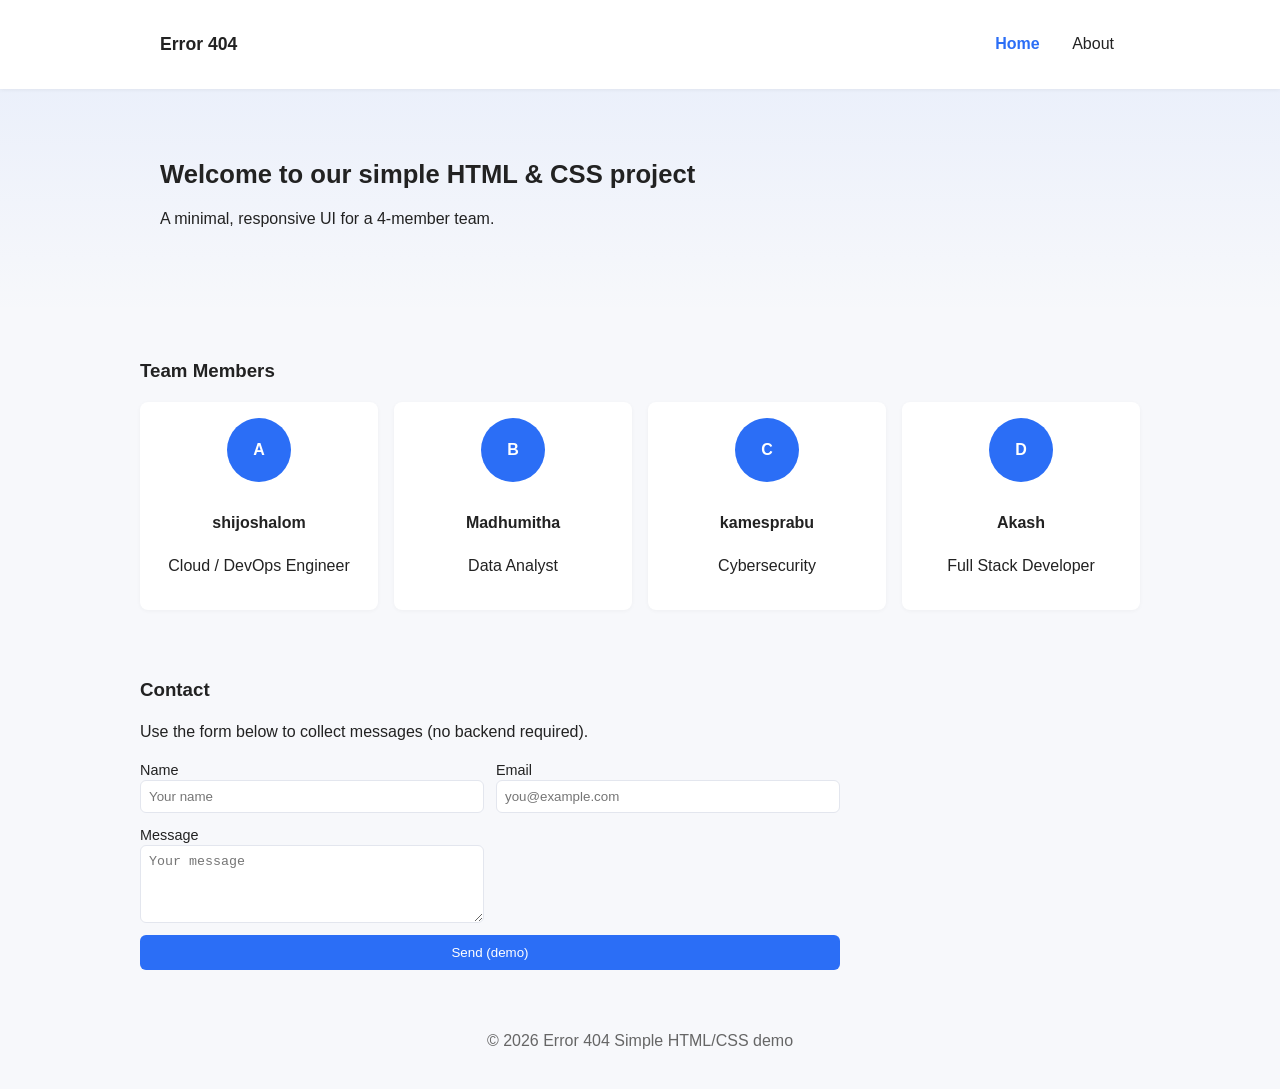
<file: index.html>
<!doctype html>
<html lang="en">
  <head>
    <meta charset="UTF-8" />
    <meta http-equiv="X-UA-Compatible" content="IE=edge" />
    <meta name="viewport" content="width=device-width, initial-scale=1.0" />
    <title>Error 404</title>
    <link rel="stylesheet" href="styles.css" />
  </head>
  <body>
    <header class="site-header">
      <div class="container">
        <h1 class="logo">Error 404</h1>
        <nav class="nav">
          <a href="index.html" class="active">Home</a>
          <a href="about.html">About</a>
        </nav>
      </div>
    </header>

    <main>
      <section class="hero">
        <div class="container">
          <h2>Welcome to our simple HTML & CSS project</h2>
          <p>A minimal, responsive UI for a 4-member team.</p>
        </div>
      </section>

      <section class="team container">
        <h3>Team Members</h3>
        <div class="team-grid">
          <article class="member">
            <div class="avatar">A</div>
            <h4>shijoshalom</h4>
            <p>Cloud / DevOps Engineer</p>
          </article>
          <article class="member">
            <div class="avatar">B</div>
            <h4>Madhumitha</h4>
            <p>Data Analyst</p>
          </article>
          <article class="member">
            <div class="avatar">C</div>
            <h4>kamesprabu</h4>
            <p>Cybersecurity</p>
          </article>
          <article class="member">
            <div class="avatar">D</div>
            <h4>Akash</h4>
            <p>Full Stack Developer</p>
          </article>
        </div>
      </section>

      <section class="contact container">
        <h3>Contact</h3>
        <p>Use the form below to collect messages (no backend required).</p>
        <form class="contact-form">
          <label>
            Name
            <input type="text" name="name" placeholder="Your name" />
          </label>
          <label>
            Email
            <input type="email" name="email" placeholder="you@example.com" />
          </label>
          <label>
            Message
            <textarea
              name="message"
              rows="4"
              placeholder="Your message"
            ></textarea>
          </label>
          <button type="submit">Send (demo)</button>
        </form>
      </section>
    </main>

    <footer class="site-footer">
      <div class="container">© 2026 Error 404 Simple HTML/CSS demo</div>
    </footer>
  </body>
</html>
</file>
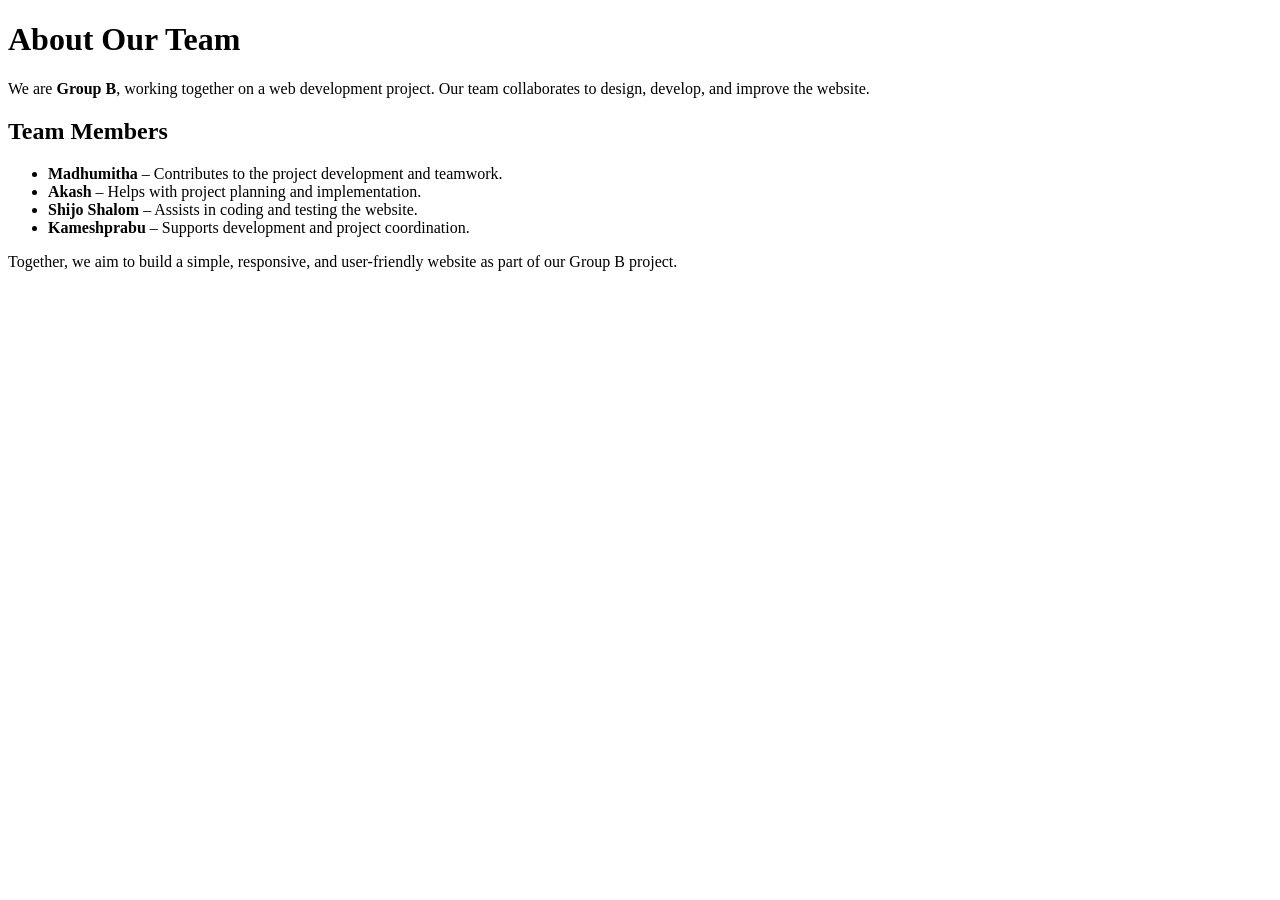
<file: about.html>
<!DOCTYPE html>
<html lang="en">
<head>
    <meta charset="UTF-8">
    <meta name="viewport" content="width=device-width, initial-scale=1.0">
    <title>About Our Team</title>
</head>
<body>

    <h1>About Our Team</h1>

    <p>
        We are <strong>Group B</strong>, working together on a web development project.
        Our team collaborates to design, develop, and improve the website.
    </p>

    <h2>Team Members</h2>

    <ul>
        <li><strong>Madhumitha</strong> – Contributes to the project development and teamwork.</li>
        <li><strong>Akash</strong> – Helps with project planning and implementation.</li>
        <li><strong>Shijo Shalom</strong> – Assists in coding and testing the website.</li>
        <li><strong>Kameshprabu</strong> – Supports development and project coordination.</li>
    </ul>

    <p>
        Together, we aim to build a simple, responsive, and user-friendly website as part of our Group B project.
    </p>

</body>
</html>
</file>
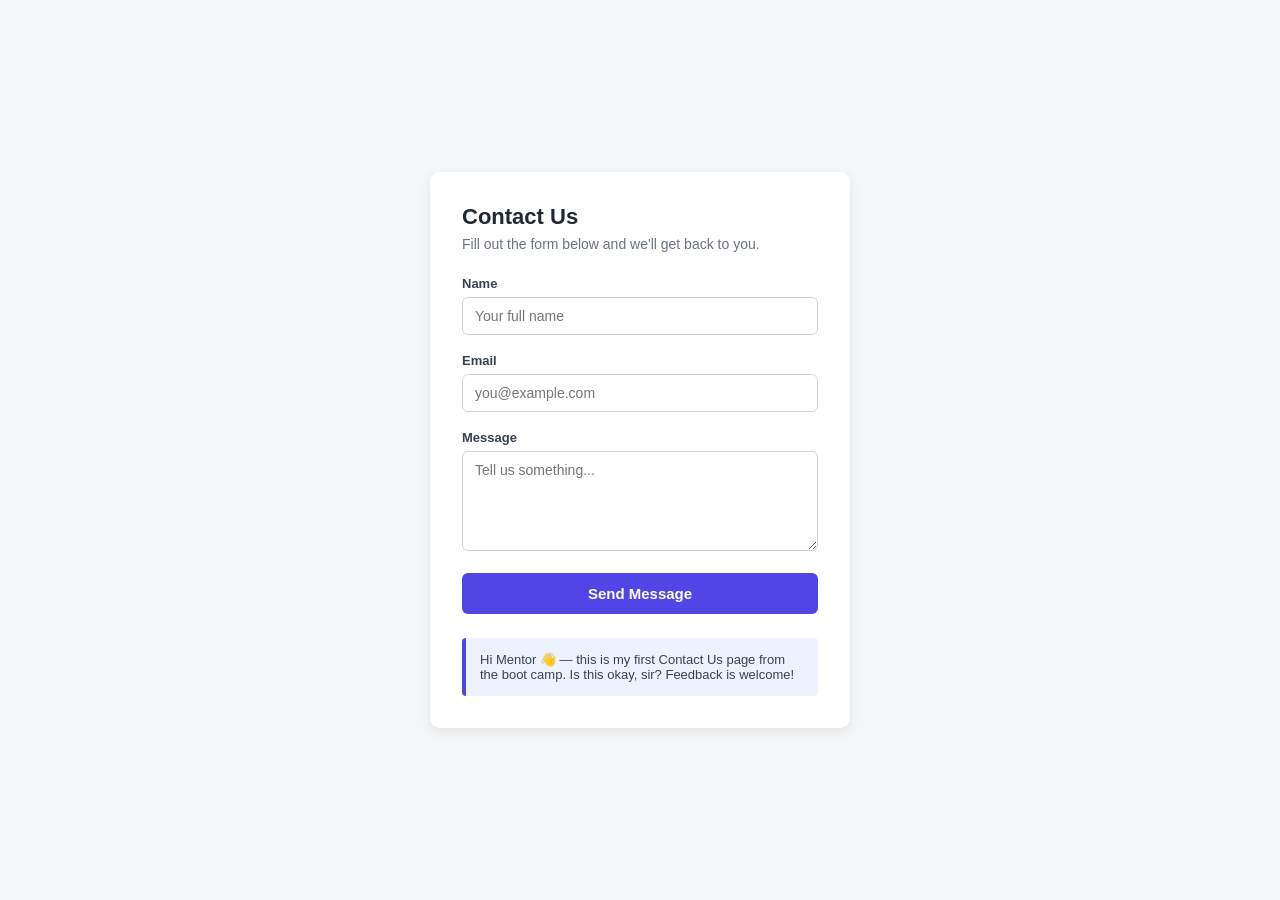
<file: contact.html>
<!DOCTYPE html>
<html lang="en">
<head>
  <meta charset="UTF-8">
  <meta name="viewport" content="width=device-width, initial-scale=1.0">
  <title>Contact Us</title>
  <style>
    /* Basic reset so all browsers look the same */
    * {
      margin: 0;
      padding: 0;
      box-sizing: border-box;
    }

    body {
      font-family: 'Segoe UI', Arial, sans-serif;
      background-color: #f4f6f8;
      display: flex;
      justify-content: center;
      align-items: center;
      min-height: 100vh;
      padding: 20px;
    }

    /* The card that holds the whole form */
    .contact-card {
      background-color: #ffffff;
      width: 100%;
      max-width: 420px;
      padding: 32px;
      border-radius: 10px;
      box-shadow: 0 4px 12px rgba(0, 0, 0, 0.08);
    }

    .contact-card h1 {
      font-size: 22px;
      color: #1f2933;
      margin-bottom: 6px;
    }

    .contact-card p.subtitle {
      font-size: 14px;
      color: #6b7280;
      margin-bottom: 24px;
    }

    /* Each label + input pair */
    .form-group {
      margin-bottom: 18px;
    }

    label {
      display: block;
      font-size: 13px;
      font-weight: 600;
      color: #374151;
      margin-bottom: 6px;
    }

    input[type="text"],
    input[type="email"],
    textarea {
      width: 100%;
      padding: 10px 12px;
      font-size: 14px;
      border: 1px solid #d1d5db;
      border-radius: 6px;
      font-family: inherit;
      outline: none;
      transition: border-color 0.2s ease;
    }

    input[type="text"]:focus,
    input[type="email"]:focus,
    textarea:focus {
      border-color: #4f46e5;
    }

    textarea {
      resize: vertical;
      min-height: 100px;
    }

    button {
      width: 100%;
      padding: 12px;
      background-color: #4f46e5;
      color: #ffffff;
      font-size: 15px;
      font-weight: 600;
      border: none;
      border-radius: 6px;
      cursor: pointer;
      transition: background-color 0.2s ease;
    }

    button:hover {
      background-color: #4338ca;
    }

    /* Small note box for the mentor / reviewer */
    .mentor-note {
      margin-top: 24px;
      padding: 14px;
      background-color: #eef2ff;
      border-left: 4px solid #4f46e5;
      border-radius: 4px;
      font-size: 13px;
      color: #374151;
    }
  </style>
</head>
<body>

  <div class="contact-card">
    <h1>Contact Us</h1>
    <p class="subtitle">Fill out the form below and we'll get back to you.</p>

    <form>
      <div class="form-group">
        <label for="name">Name</label>
        <input type="text" id="name" name="name" placeholder="Your full name" required>
      </div>

      <div class="form-group">
        <label for="email">Email</label>
        <input type="email" id="email" name="email" placeholder="you@example.com" required>
      </div>

      <div class="form-group">
        <label for="message">Message</label>
        <textarea id="message" name="message" placeholder="Tell us something..." required></textarea>
      </div>

      <button type="submit">Send Message</button>
    </form>

    <!-- This box is just a friendly note for review purposes.
         Remove it once your mentor has seen the page. -->
    <div class="mentor-note">
      Hi Mentor 👋 — this is my first Contact Us page from the boot camp.
      Is this okay, sir? Feedback is welcome!
    </div>
  </div>

</body>
</html>
</file>
<file: styles.css>
/* Simple responsive styles for the project */
:root {
  --bg: #f7f8fb;
  --card: #ffffff;
  --accent: #2b6ef6;
  --text: #222;
}
* {
  box-sizing: border-box;
}
body {
  font-family:
    Inter,
    Segoe UI,
    Roboto,
    Arial,
    sans-serif;
  margin: 0;
  background: var(--bg);
  color: var(--text);
  line-height: 1.4;
}
.container {
  max-width: 1000px;
  margin: 0 auto;
  padding: 20px;
}
.site-header {
  background: var(--card);
  box-shadow: 0 1px 4px rgba(0, 0, 0, 0.06);
}
.site-header .container {
  display: flex;
  align-items: center;
  justify-content: space-between;
}
.logo {
  margin: 12px 0;
  font-size: 1.1rem;
}
.nav a {
  margin-left: 16px;
  text-decoration: none;
  color: var(--text);
  padding: 10px 6px;
  border-radius: 4px;
}
.nav a.active {
  color: var(--accent);
  font-weight: 600;
}
.hero {
  padding: 48px 0;
  background: linear-gradient(180deg, rgba(43, 110, 246, 0.06), transparent);
}
.hero h2 {
  margin: 0 0 8px;
  font-size: 1.6rem;
}
.team {
  padding: 24px 0;
}
.team-grid {
  display: grid;
  grid-template-columns: repeat(4, 1fr);
  gap: 16px;
}
.member {
  background: var(--card);
  padding: 16px;
  border-radius: 8px;
  text-align: center;
  box-shadow: 0 1px 4px rgba(0, 0, 0, 0.04);
}
.avatar {
  width: 64px;
  height: 64px;
  border-radius: 50%;
  background: var(--accent);
  color: #fff;
  display: inline-flex;
  align-items: center;
  justify-content: center;
  font-weight: 700;
  margin-bottom: 8px;
}
.contact {
  padding: 24px 0;
}
.contact-form {
  display: grid;
  grid-template-columns: 1fr 1fr;
  gap: 12px;
  max-width: 700px;
}
.contact-form label {
  display: flex;
  flex-direction: column;
  font-size: 0.9rem;
}
.contact-form input,
.contact-form textarea {
  padding: 8px;
  border: 1px solid #e3e6ee;
  border-radius: 6px;
}
.contact-form button {
  grid-column: 1/-1;
  padding: 10px 14px;
  background: var(--accent);
  color: #fff;
  border: none;
  border-radius: 6px;
  cursor: pointer;
}
.site-footer {
  padding: 16px 0;
  text-align: center;
  color: #666;
}

@media (max-width: 800px) {
  .team-grid {
    grid-template-columns: repeat(2, 1fr);
  }
  .contact-form {
    grid-template-columns: 1fr;
  }
}
@media (max-width: 420px) {
  .team-grid {
    grid-template-columns: 1fr;
  }
  .nav a {
    margin-left: 8px;
    padding: 8px;
  }
}
</file>
